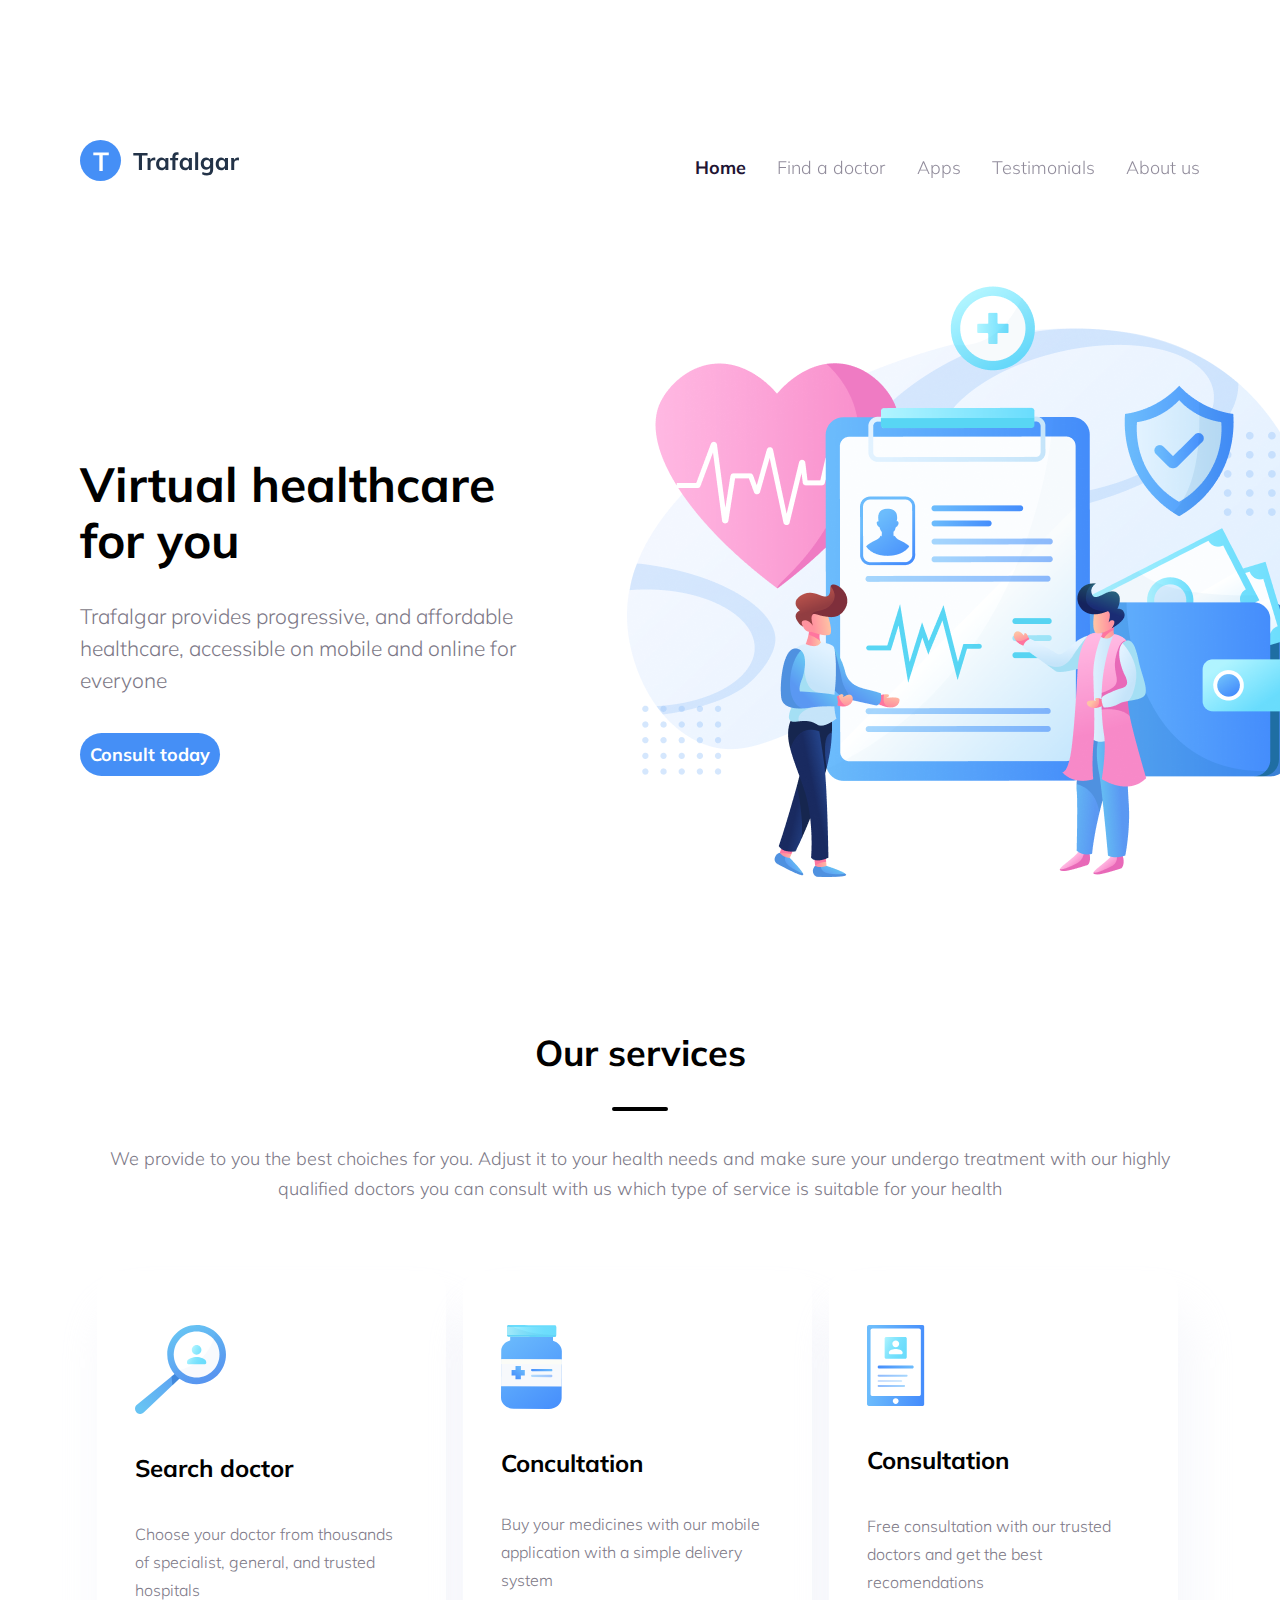
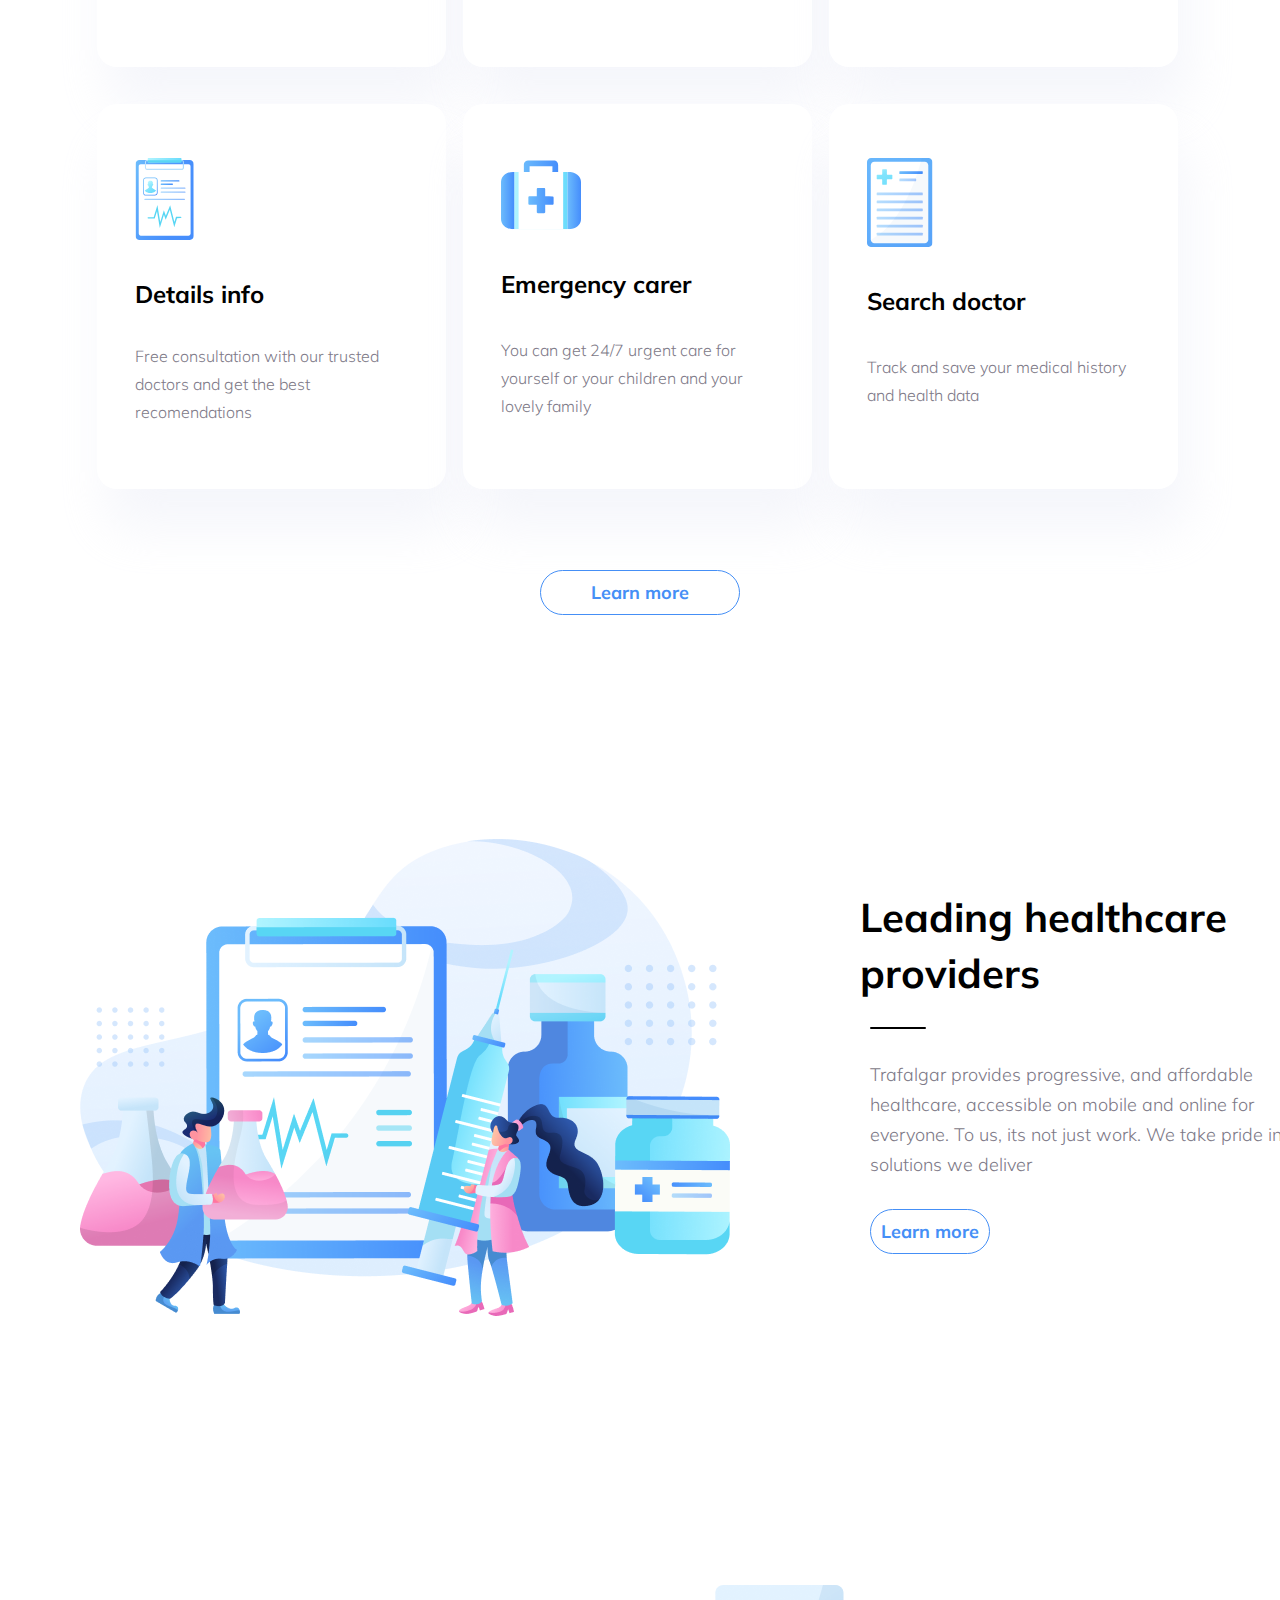
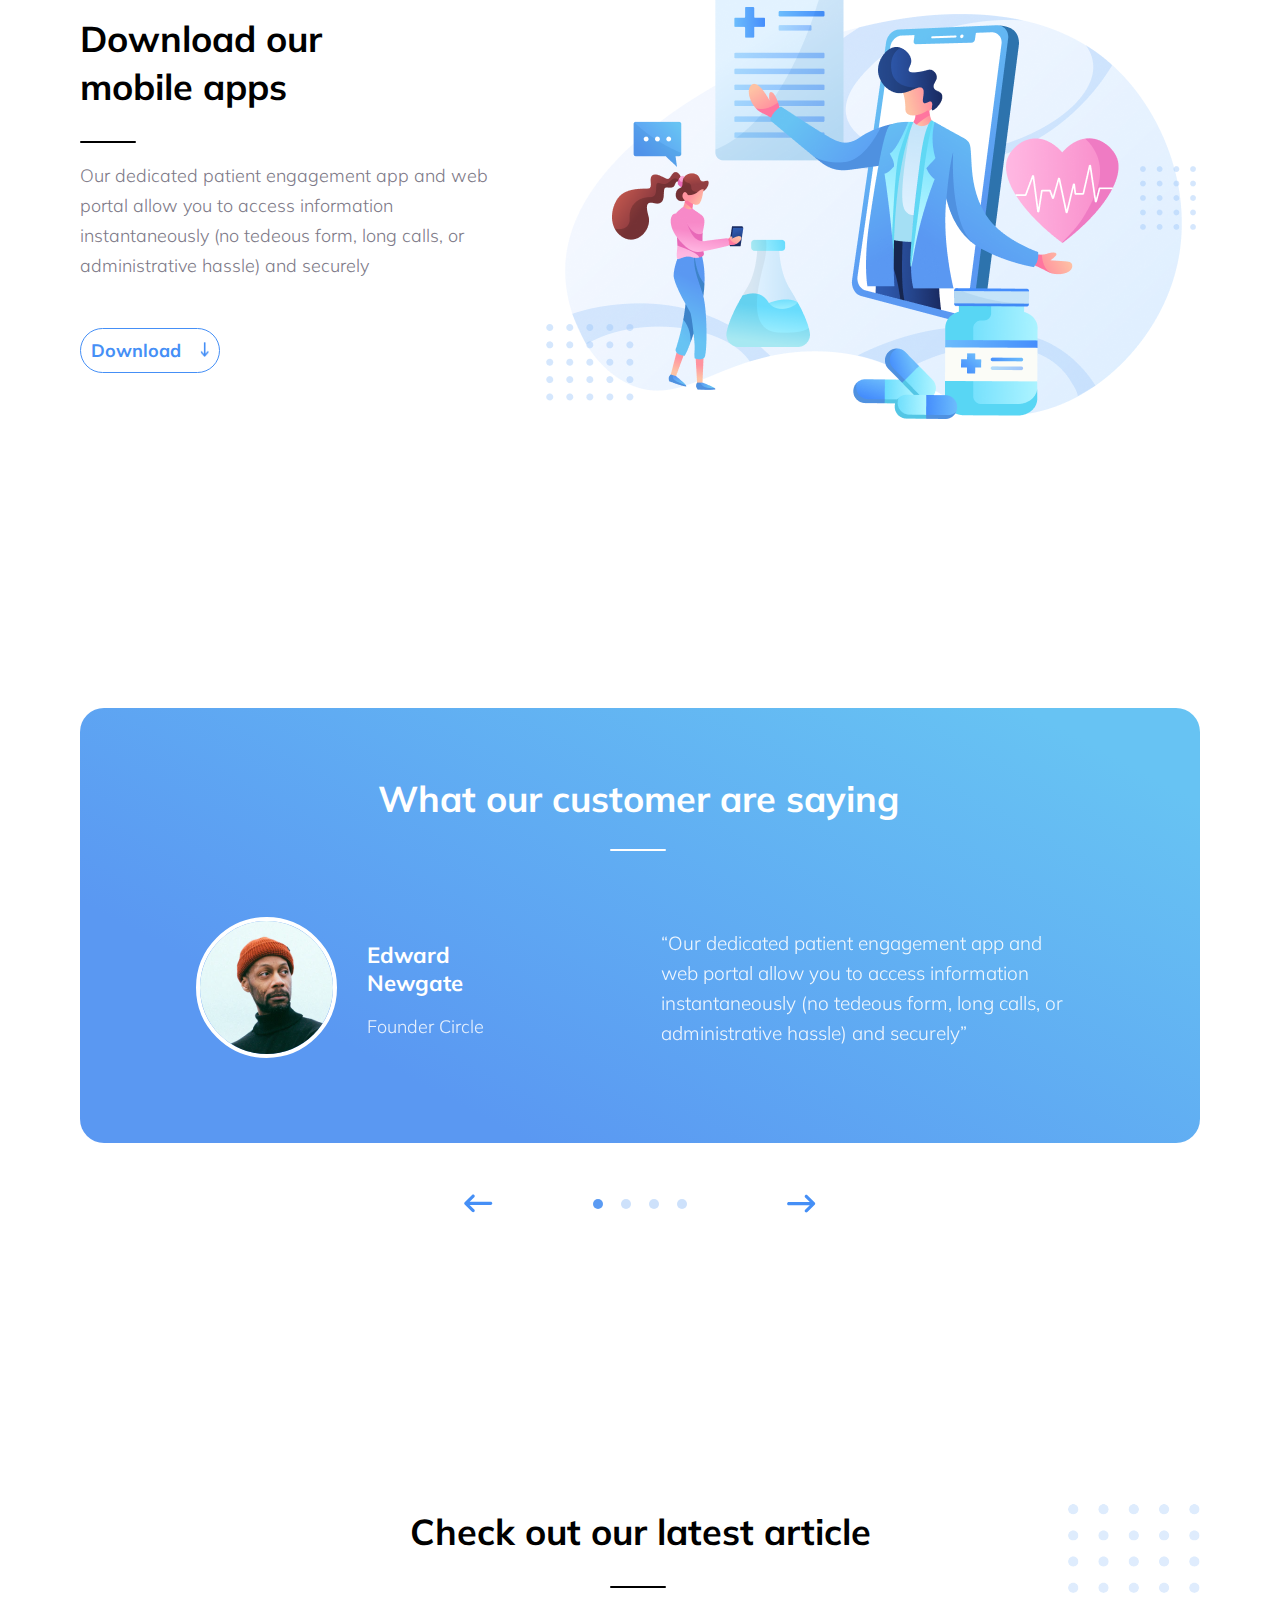
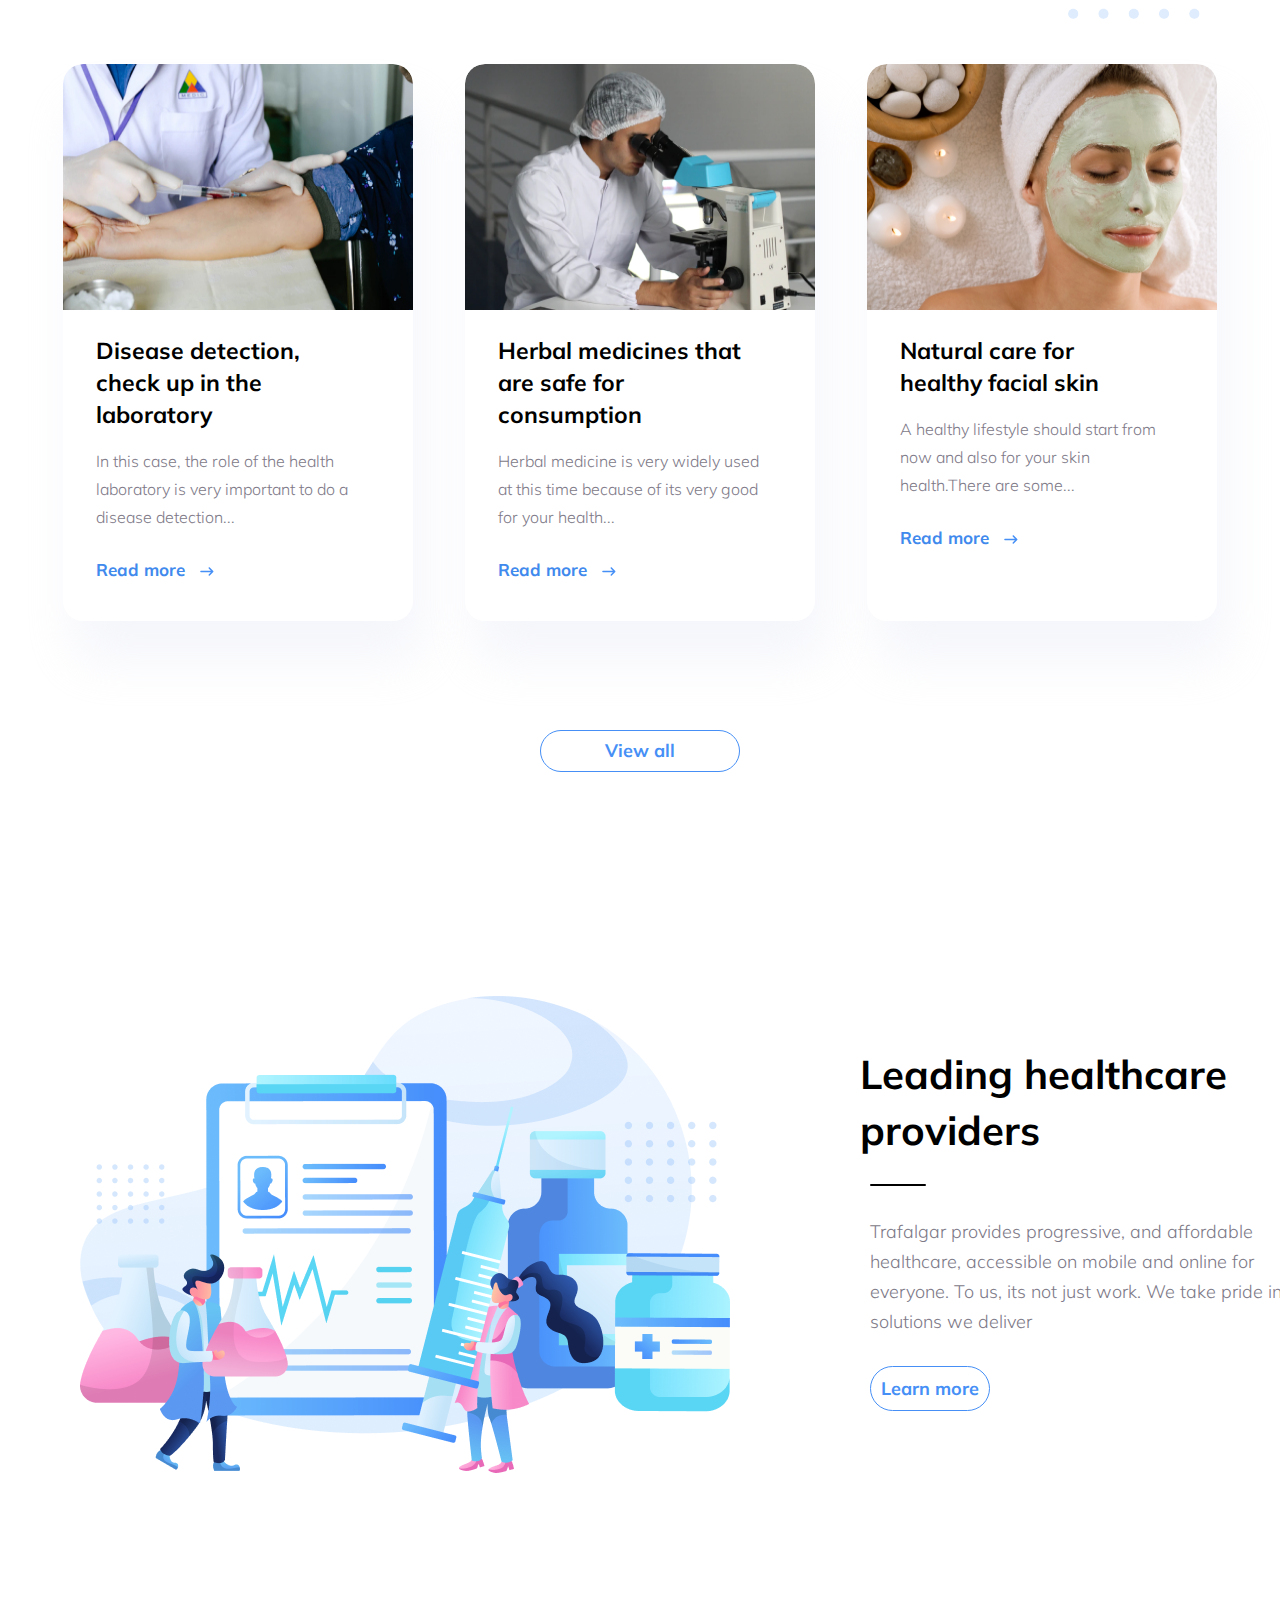
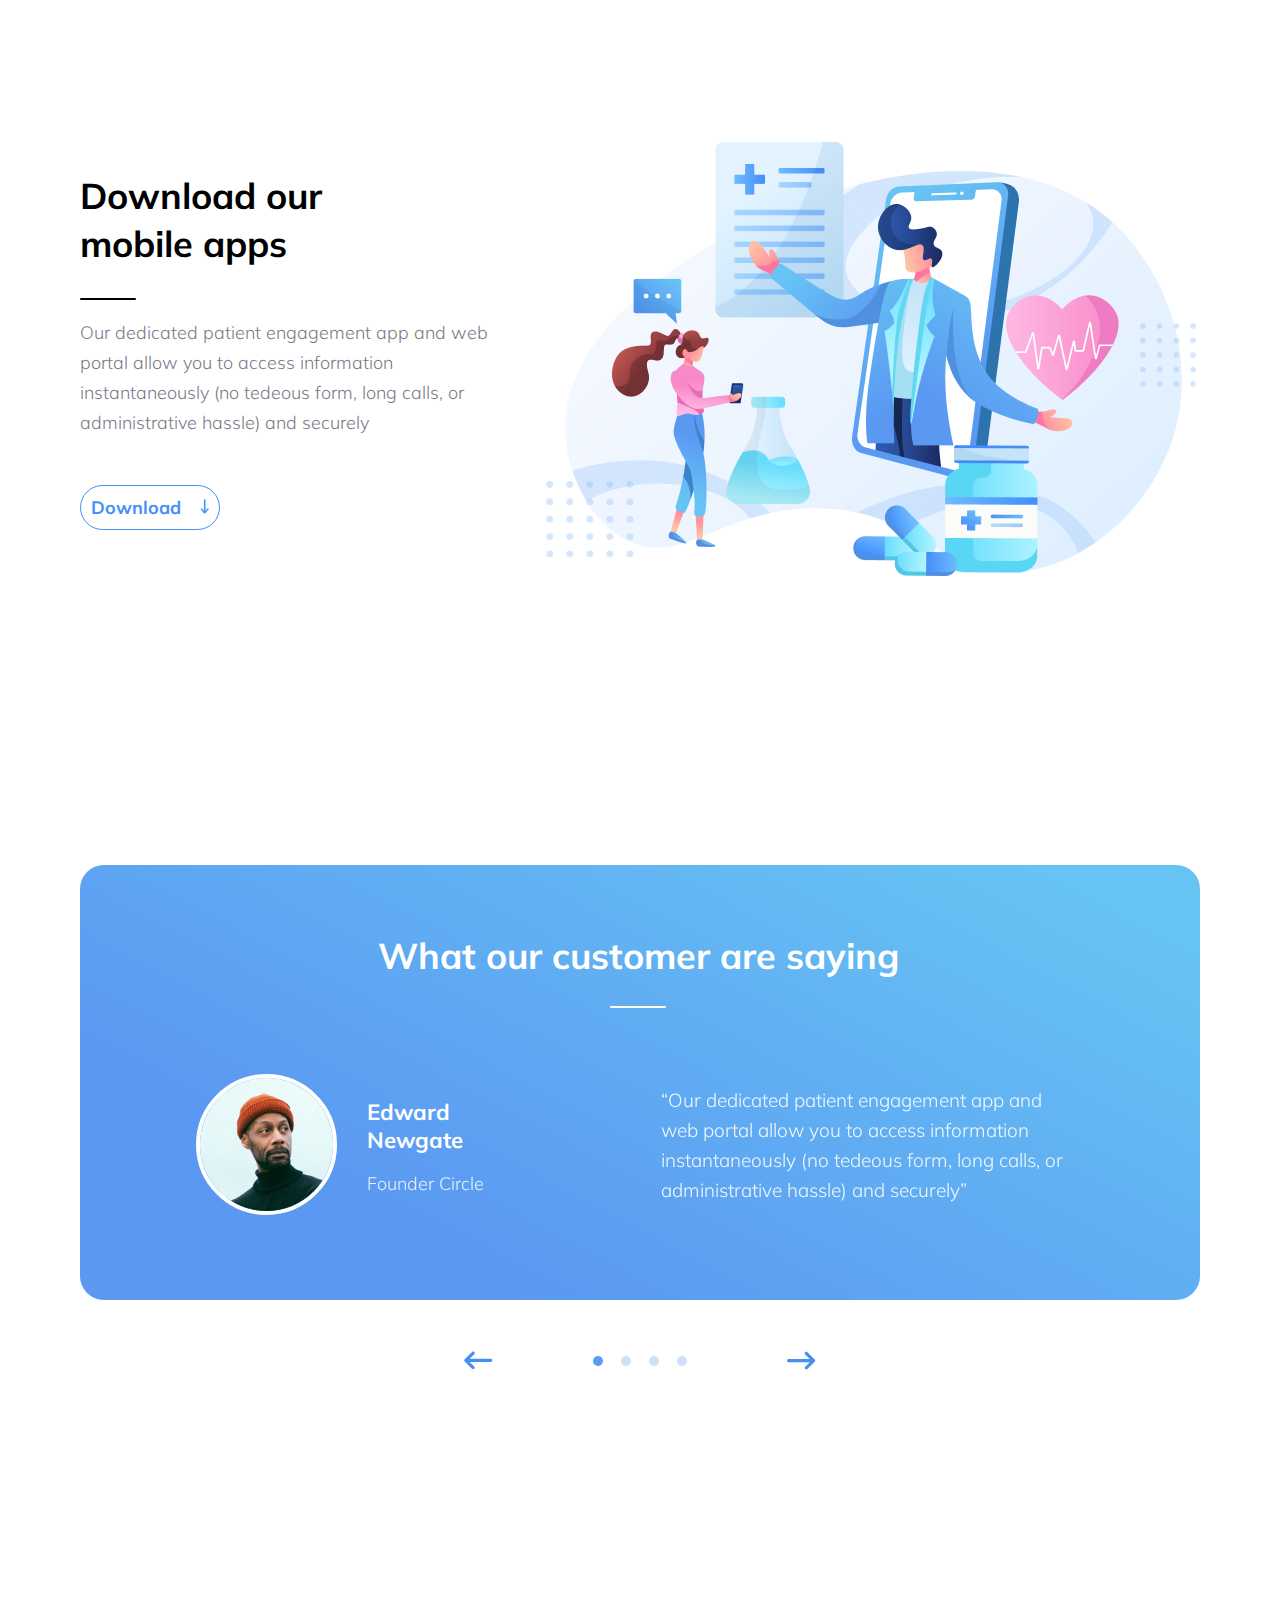
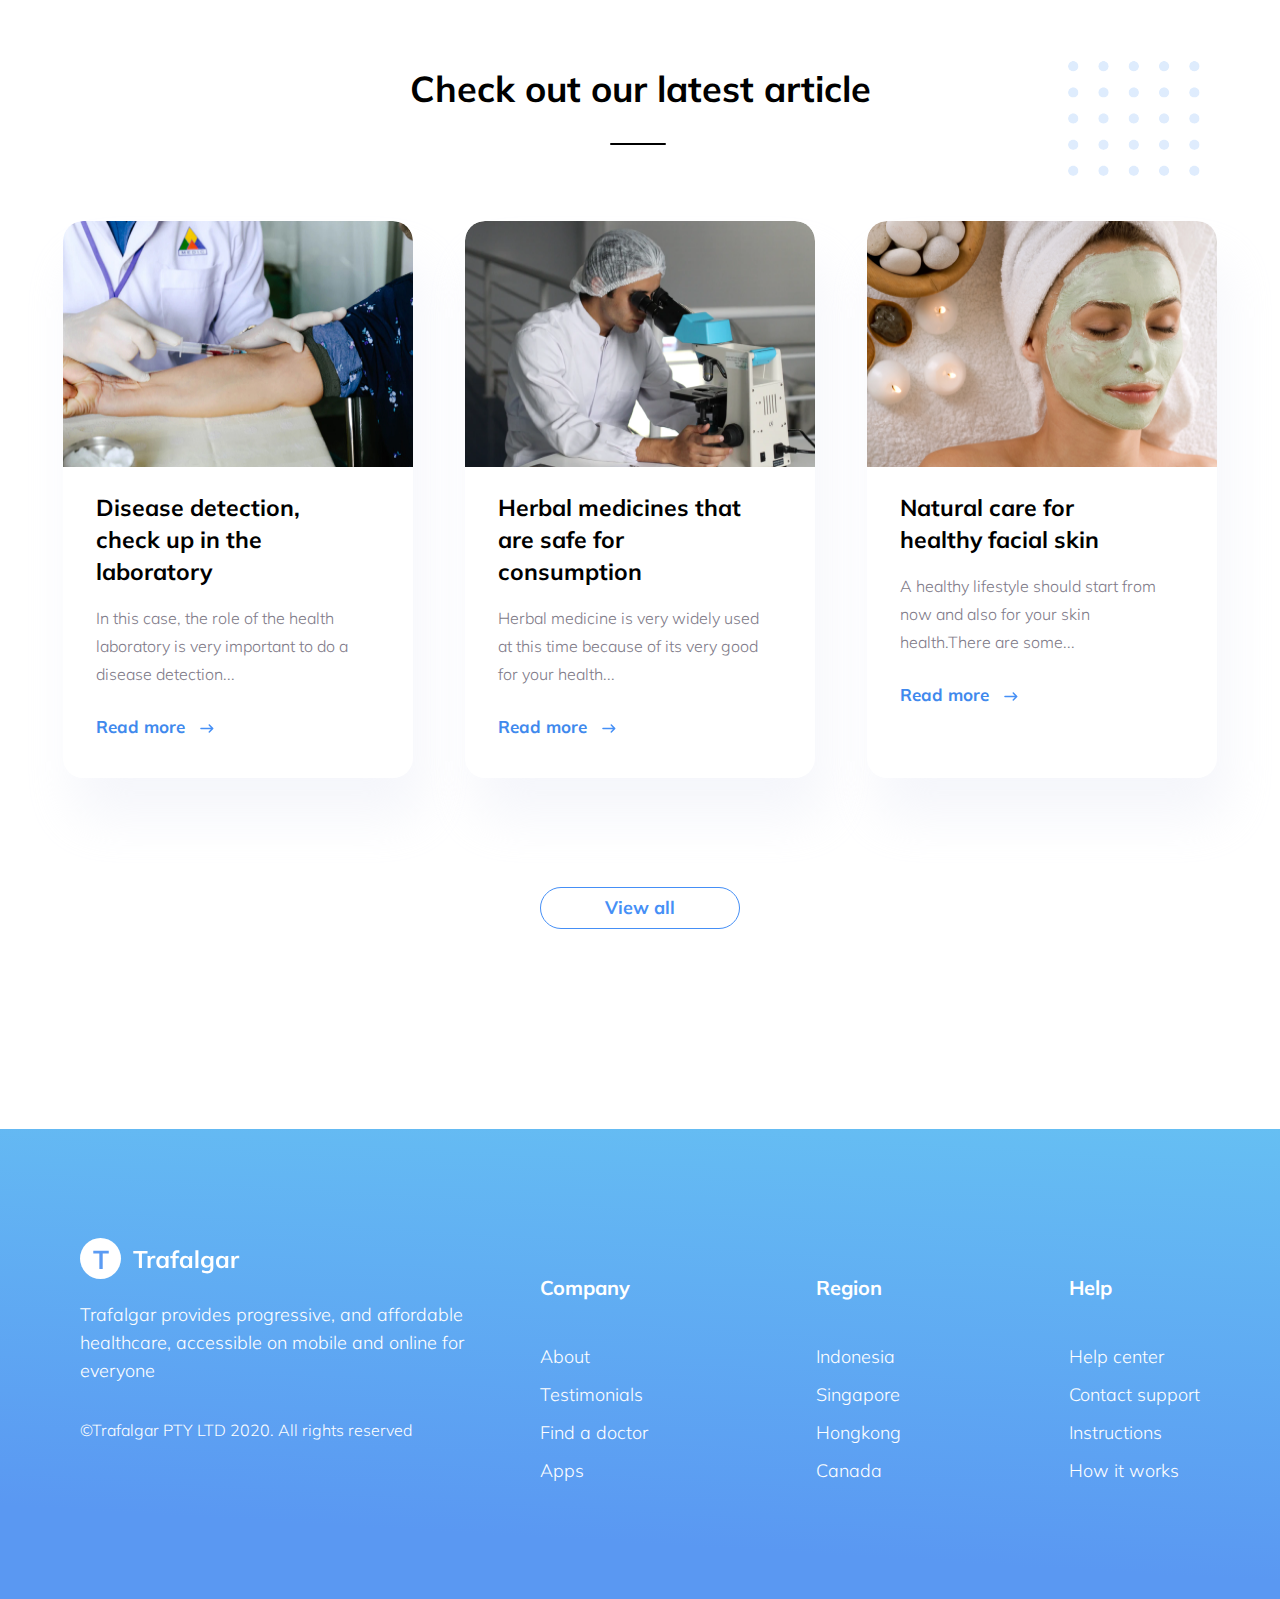
<file: index.html>
<!DOCTYPE html>
<html lang="en">
<head>
    <meta charset="UTF-8">
    <meta http-equiv="X-UA-Compatible" content="IE=edge">
    <meta name="viewport" content="width=device-width, initial-scale=1.0">
    <link rel="stylesheet" href="./css/main.css">
    <title>Dars-5</title>
</head>
<body>
    
    <header class="header">
        <div class="header-container container">
            <a class="header-link" href="#">
                <img class="header-logo" src="./images/logo.svg" alt="logo" width="160" height="41">
            </a>
            <!--Lists-->
            
            <ul class="header-list-traf">
                <li class="header-item-traf">
                    <a class="header-link-traf active-link" href="">Home</a>
                </li>
                <li class="header-item-traf">
                    <a class="header-link-traf" href="">Find a doctor</a>
                </li>
                <li class="header-item-traf">
                    <a class="header-link-traf" href="">Apps</a>
                </li>
                <li class="header-item-traf">
                    <a class="header-link-traf" href="">Testimonials</a>
                </li>
                <li class="header-item-traf">
                    <a class="header-link-traf" href="">About us</a>
                </li>
            </ul>
        </div>
    </header>
    
    <main>
        <section class="hero-class container">
            <div class="hero">
                <div class="hero-list-side">
                    
                    <h1 class="hero-heading">Virtual healthcare for you</h1>
                    
                    <p class="hero-text">Trafalgar provides progressive, and affordable healthcare, accessible on mobile and online for everyone</p>
                    
                    <a class="hero-link" href="#">Consult today</a>
                    
                </div>
                
                <div class="hero-right-side">
                    <img class="img-hero" src="./images/img.png" alt="img" width="693">
                </div>
            </div>
        </section>
        
        <section class="services">
            <div class="services-list container">
                
                <h2 class="services-heading">Our services<h2>
                    
                    <hr class="servisec-hr">  
                    
                    <p class="servisec-text">We provide to you the best choiches for you. Adjust it to your health needs and make sure your undergo treatment with our highly qualified doctors you can consult with us which type of service is suitable for your health</p>
                </div>
            </section>
            
            <section class="list-hero">
                <div class="hero-list container">
                    <!--Cards-->
                    <ul class="hero-list-items container">
                        <li class="list-item">
                            <img class="img-list" src="./images/lupa.svg" alt="lupa" width="91">
                            <h3 class="list-heading">Search doctor</h3>
                            <p class="list-text">Choose your doctor from thousands of specialist, general, and trusted hospitals</p>
                        </li>
                        <li class="list-item">
                            <img class="img-list" src="./images/bottle.svg" alt="lupa" width="61">
                            <h2 class="list-heading">Concultation</h2>
                            <p class="list-text">Buy  your medicines with our mobile application with a simple delivery system</p>
                        </li>
                        <li class="list-item">
                            <img class="img-list" src="./images/phone.svg" alt="lupa" width="58">
                            <h3 class="list-heading">Consultation</h3>
                            <p class="list-text">Free consultation with our trusted doctors and get the best recomendations</p>
                        </li>
                        <li class="list-item">
                            <img class="img-list" src="./images/ipad.svg" alt="lupa" width="59">
                            <h2 class="list-heading">Details info</h2>
                            <p class="list-text">Free consultation with our trusted doctors and get the best recomendations</p>
                        </li>
                        <li class="list-item">
                            <img class="img-list" src="./images/aptechka.svg" alt="lupa" width="80">
                            <h3 class="list-heading">Emergency carer</h3>
                            <p class="list-text">You can get 24/7 urgent care for yourself or your children and your lovely family</p>
                        </li>
                        <li class="list-item">
                            <img class="img-list" src="./images/book.svg" alt="lupa" width="66">
                            <h3 class="list-heading">Search doctor</h3>
                            <p class="list-text">Track and save your medical history and health data </p>
                        </li>  
                    </ul> 
                </div>
            </section>
            
            <section class="learn-more container">
                <div class="learn-button">
                    <a class="learn-link" href="#">Learn more</a>
                </div>
            </section>
            <section class="hero2 container">
                <div class="left-side">
                    <img src="./images/guys.png" alt="guys" width="650" height="477">
                </div>
                
                <div class="right-side">
                    <h2 class="right-side-heading">Leading healthcare providers</h2>
                    <hr class="right-side-hr">
                    <p class="right-side-text">Trafalgar provides progressive, and affordable healthcare, accessible on mobile and online for everyone. To us, its not just work. We take pride in the solutions we deliver</p>
                    <a class="right-side-link" href="#">Learn more</a>
                </div>
            </section>
            <!--Apps-->
            <section class="apps container">
                <div class="apps-left-side">
                    <h2 class="apps-heading">Download our mobile apps</h2>
                    <hr class="apps-hr">
                    <p class="apps-text">Our dedicated patient engagement app and web portal allow you to access information instantaneously (no tedeous form, long calls, or administrative hassle) and securely</p>
                    <a class="apps-link" href="#">Download
                        <img class="apps-img" src="./images/download.png" alt="download" width="9" height="15">
                    </a>
                </div>
                
                <div class="img-right-side">
                    <img src="./images/block.png" alt="block" width="665" height="434">
                </div>
            </section>  
            
            <section class="feedback container">
                <div class="container feedback-container">
                    <div class="feedback-top">
                        <h2 class="feedback-heading">What our customer are saying</h2>
                        
                        <span class="line feedback-line"></span>
                        
                        <div class="feedback-inner-box">
                            <div class="feedback-left">
                                <img class="feedback-img" src="./images/person.png" alt="person" width="141" height="141">
                                
                                <div class="feedback-inner-wrapper">
                                    <h3 class="feedback-person-name">Edward Newgate</h3>
                                    <p class="feedback-person-text">Founder Circle</p>
                                </div>
                            </div>
                            
                            <blockquote class="feedback-right-text">“Our dedicated patient engagement app and web portal allow you to access information instantaneously (no tedeous form, long calls, or administrative hassle) and securely” </blockquote>
                        </div>
                    </div>
                </div>
                
                <div class="feedback-bottom">
                    <img class="feedback-left-arrov" src="./images/left.svg" alt="left" width="29" height="19">
                    <ul class="feedback-bottom-list">
                        <li class="feedback-bottom-link main-link"></li>
                        <li class="feedback-bottom-link"></li>
                        <li class="feedback-bottom-link"></li>
                        <li class="feedback-bottom-link"></li>
                    </ul>
                    <img class="feedback-right-arrov" src="./images/right.svg" alt="left" width="29" height="19">
                </div>
            </section>
            
            <section class="check container">
                <div class="article">
                    <h2 class="article-heading">Check out our latest article</h2>
                    <span class="hr-line liniya"></span>
                    
                    <ul class="article-card container">
                        <li class="article-list">
                            <img class="article-img" src="./images/image1.jpg" alt="image1" width="369" height="246">
    
                            <div class="article-inner-wrappe">
                            <h3 class="article-heading-card">Disease detection, check up in the laboratory</h3>
                            <p class="article-text-card">In this case, the role of the health laboratory is very important to do a disease detection...</p>
                            <a class="article-button-link" href="#">Read more  
                                <img class="article-button-img" src="./images/right.svg" alt="borrow" width="14" height="9">
                            </a>
                            </div>
                        </li>
                        <li class="article-list">
                            <img class="article-img" src="./images/image2.png" alt="image1" width="360" height="246">
    
                            <div class="article-inner-wrappe">
                            <h3 class="article-heading-card">Herbal medicines that are safe for consumption</h3>
                            <p class="article-text-card">Herbal medicine is very widely used at this time because of its very good for your health...</p>
                            <a class="article-button-link" href="#">Read more  
                                <img class="article-button-img" src="./images/right.svg" alt="borrow" width="14" height="9">
                            </a>
                            </div>
                        </li>
                        <li class="article-list">
                            <img class="article-img" src="./images/image3.png" alt="image1" width="369" height="246">
    
                            <div class="article-inner-wrappe">
                            <h3 class="article-heading-card">Natural care for healthy facial skin</h3>
                            <p class="article-text-card">A healthy lifestyle should start from now and also for your skin health.There are some...</p>
                            <a class="article-button-link" href="#">Read more  
                                <img class="article-button-img" src="./images/right.svg" alt="borrow" width="14" height="9">
                            </a>
                            </div>
                            </li>
                          </li>  
                        </li>
                    </ul>
                    <div class="btn-article-link">
                        <a class="btn-link" href="#">View all</a>
                    </div>
                </div>
            </section>
    </main>
        <!--hero2-->
        <section class="hero2 container">
            <div class="left-side">
                <img src="./images/guys.png" alt="guys" width="650" height="477">
            </div>
            
            <div class="right-side">
                <h2 class="right-side-heading">Leading healthcare providers</h2>
                <hr class="right-side-hr">
                <p class="right-side-text">Trafalgar provides progressive, and affordable healthcare, accessible on mobile and online for everyone. To us, its not just work. We take pride in the solutions we deliver</p>
                <a class="right-side-link" href="#">Learn more</a>
            </div>
        </section>
        <!--Apps-->
        <section class="apps container">
            <div class="apps-left-side">
                <h2 class="apps-heading">Download our mobile apps</h2>
                <hr class="apps-hr">
                <p class="apps-text">Our dedicated patient engagement app and web portal allow you to access information instantaneously (no tedeous form, long calls, or administrative hassle) and securely</p>
                <a class="apps-link" href="#">Download
                    <img class="apps-img" src="./images/download.png" alt="download" width="9" height="15">
                </a>
            </div>
            
            <div class="img-right-side">
                <img src="./images/block.png" alt="block" width="665" height="434">
            </div>
        </section>  
        
        <section class="feedback container">
            <div class="container feedback-container">
                <div class="feedback-top">
                    <h2 class="feedback-heading">What our customer are saying</h2>
                    
                    <span class="line feedback-line"></span>
                    
                    <div class="feedback-inner-box">
                        <div class="feedback-left">
                            <img class="feedback-img" src="./images/person.png" alt="person" width="141" height="141">
                            
                            <div class="feedback-inner-wrapper">
                                <h3 class="feedback-person-name">Edward Newgate</h3>
                                <p class="feedback-person-text">Founder Circle</p>
                            </div>
                        </div>
                        
                        <blockquote class="feedback-right-text">“Our dedicated patient engagement app and web portal allow you to access information instantaneously (no tedeous form, long calls, or administrative hassle) and securely” </blockquote>
                    </div>
                </div>
            </div>
            
            <div class="feedback-bottom">
                <img class="feedback-left-arrov" src="./images/left.svg" alt="left" width="29" height="19">
                <ul class="feedback-bottom-list">
                    <li class="feedback-bottom-link main-link"></li>
                    <li class="feedback-bottom-link"></li>
                    <li class="feedback-bottom-link"></li>
                    <li class="feedback-bottom-link"></li>
                </ul>
                <img class="feedback-right-arrov" src="./images/right.svg" alt="left" width="29" height="19">
            </div>
        </section>
        
        <section class="check container">
            <div class="article">
                <h2 class="article-heading">Check out our latest article</h2>
                <span class="hr-line liniya"></span>
                
                <ul class="article-card container">
                    <li class="article-list">
                        <img class="article-img" src="./images/image1.jpg" alt="image1" width="369" height="246">

                        <div class="article-inner-wrappe">
                        <h3 class="article-heading-card">Disease detection, check up in the laboratory</h3>
                        <p class="article-text-card">In this case, the role of the health laboratory is very important to do a disease detection...</p>
                        <a class="article-button-link" href="#">Read more  
                            <img class="article-button-img" src="./images/right.svg" alt="borrow" width="14" height="9">
                        </a>
                        </div>
                    </li>
                    <li class="article-list">
                        <img class="article-img" src="./images/image2.png" alt="image1" width="360" height="246">

                        <div class="article-inner-wrappe">
                        <h3 class="article-heading-card">Herbal medicines that are safe for consumption</h3>
                        <p class="article-text-card">Herbal medicine is very widely used at this time because of its very good for your health...</p>
                        <a class="article-button-link" href="#">Read more  
                            <img class="article-button-img" src="./images/right.svg" alt="borrow" width="14" height="9">
                        </a>
                        </div>
                    </li>
                    <li class="article-list">
                        <img class="article-img" src="./images/image3.png" alt="image1" width="369" height="246">

                        <div class="article-inner-wrappe">
                        <h3 class="article-heading-card">Natural care for healthy facial skin</h3>
                        <p class="article-text-card">A healthy lifestyle should start from now and also for your skin health.There are some...</p>
                        <a class="article-button-link" href="#">Read more  
                            <img class="article-button-img" src="./images/right.svg" alt="borrow" width="14" height="9">
                        </a>
                        </div>
                        </li>
                      </li>  
                    </li>
                </ul>
                <div class="btn-article-link">
                    <a class="btn-link" href="#">View all</a>
                </div>
            </div>
        </section>
        
        <footer class="footer">
            <div class="foot-container container">
                <div class="traf-foot-left-side">
                    <a class="foot-link" href="#">
                        <img class="foot-img" src="./images/traf-fut.svg" alt="traf-img" width="160" height="41">
                    </a>
                    
                    <p class="traf-foot-text">Trafalgar provides progressive, and affordable healthcare, accessible on mobile and online for everyone</p>
                    
                    <p class="traf-foot-text-2">©Trafalgar PTY LTD 2020. All rights reserved</p>
                </div>

                <ul class="footer-right">
                    <li class="footer-right-item">
                        <h3 class="footer-right-heading">
                            Company
                        </h3>
                        <ul class="footer-right-list">
                            <li class="footer-right-item">
                                <a class="footer-right-link" href="#">
                                    About
                                </a>
                            </li>
                            <li class="footer-right-item">
                                <a class="footer-right-link" href="#">
                                    Testimonials
                                </a>
                            </li>
                            <li class="footer-right-item">
                                <a class="footer-right-link" href="#">
                                    Find a doctor
                                </a>
                            </li>
                            <li class="footer-right-item">
                                <a class="footer-right-link" href="#">
                                    Apps
                                </a>
                            </li>
                        </ul>
                    </li>
                    <li class="footer-right-item">
                        <h3 class="footer-right-heading">
                            Region
                        </h3>
                        <ul class="footer-right-list">
                            <li class="footer-right-item">
                                <a class="footer-right-link" href="#">
                                    Indonesia
                                </a>
                            </li>
                            <li class="footer-right-item">
                                <a class="footer-right-link" href="#">
                                    Singapore
                                </a>
                            </li>
                            <li class="footer-right-item">
                                <a class="footer-right-link" href="#">
                                    Hongkong
                                </a>
                            </li>
                            <li class="footer-right-item">
                                <a class="footer-right-link" href="#">
                                    Canada
                                </a>
                            </li>
                        </ul>
                    </li>
                    <li class="footer-right-item">
                        <h3 class="footer-right-heading">
                            Help
                        </h3>
                        <ul class="footer-right-list">
                            <li class="footer-right-item">
                                <a class="footer-right-link" href="#">
                                    Help center
                                </a>
                            </li>
                            <li class="footer-right-item">
                                <a class="footer-right-link" href="#">
                                    Contact support
                                </a>
                            </li>
                            <li class="footer-right-item">
                                <a class="footer-right-link" href="#">
                                    Instructions
                                </a>
                            </li>
                            <li class="footer-right-item">
                                <a class="footer-right-link" href="#">
                                    How it works
                                </a>
                            </li>
                        </ul>
                    </li>
                </ul>
            </div>
        </div>
        </footer>
    
    
    
</body>
</html>
</file>
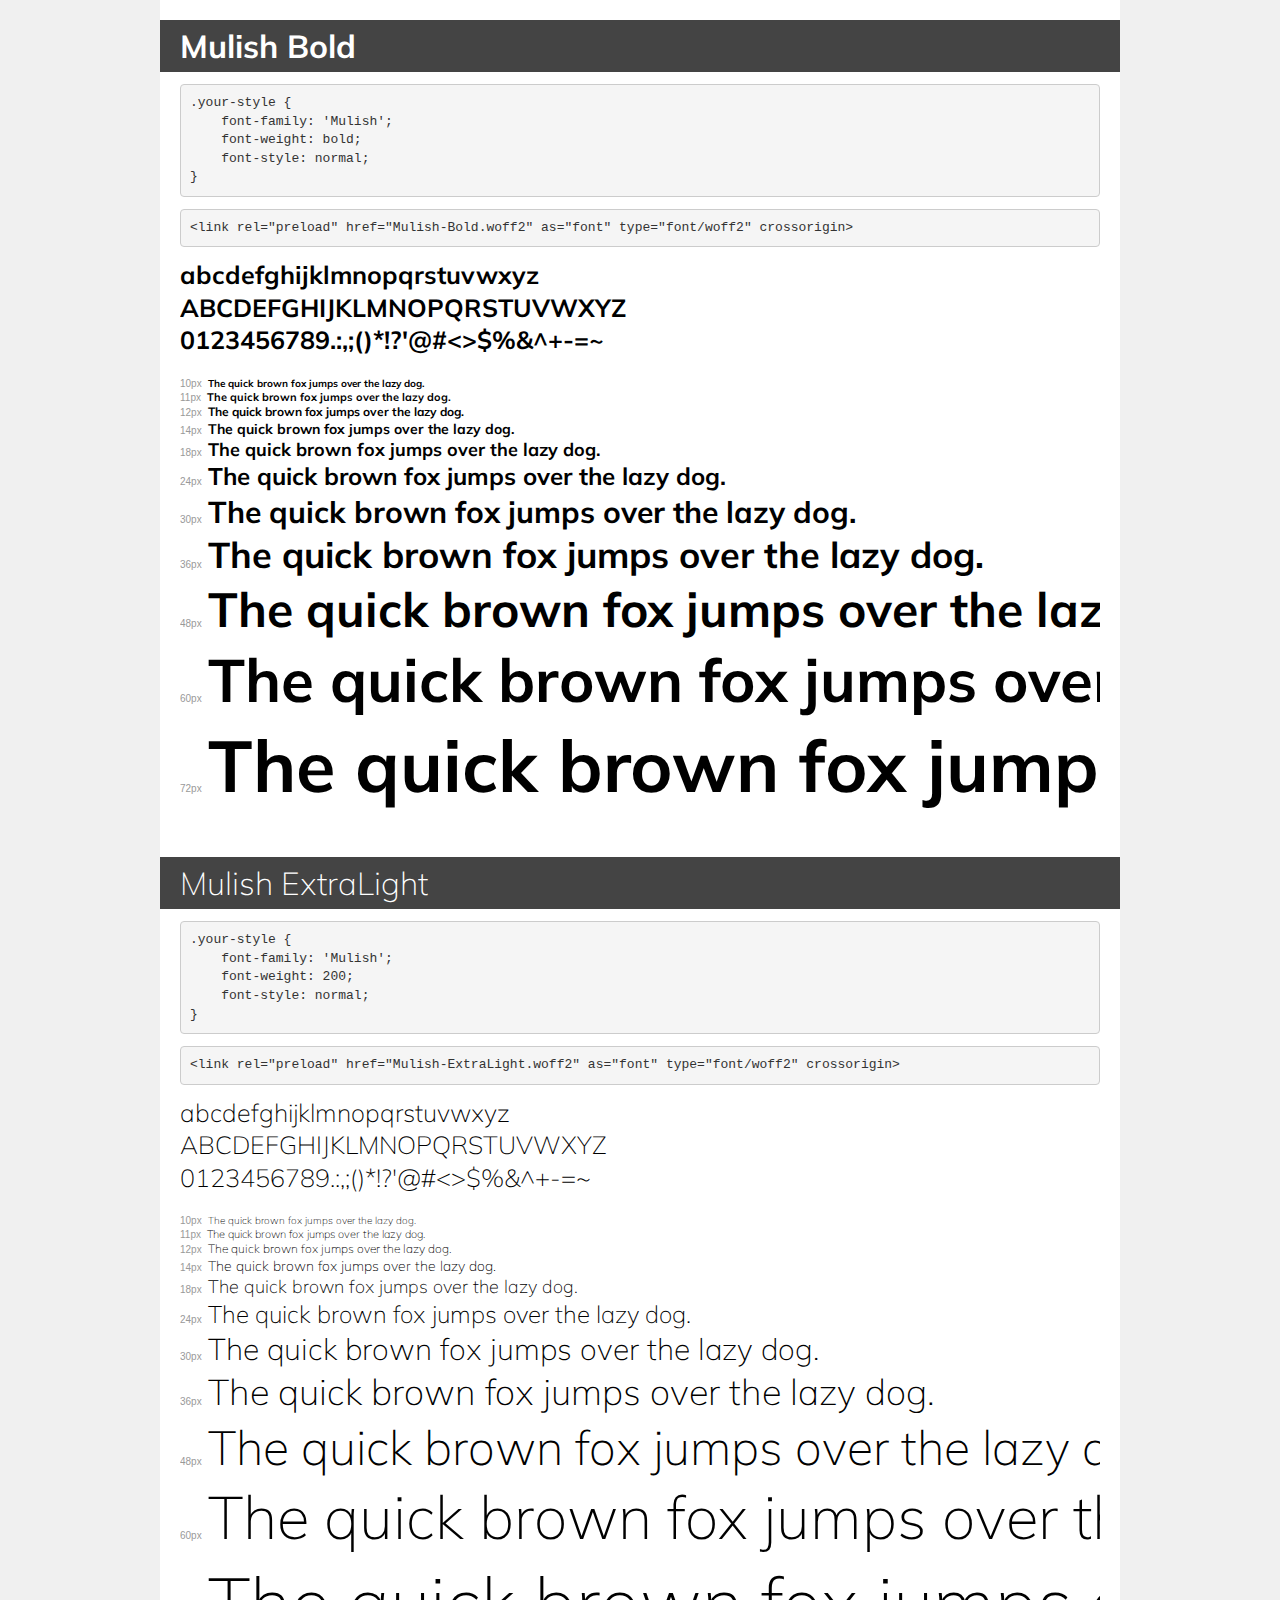
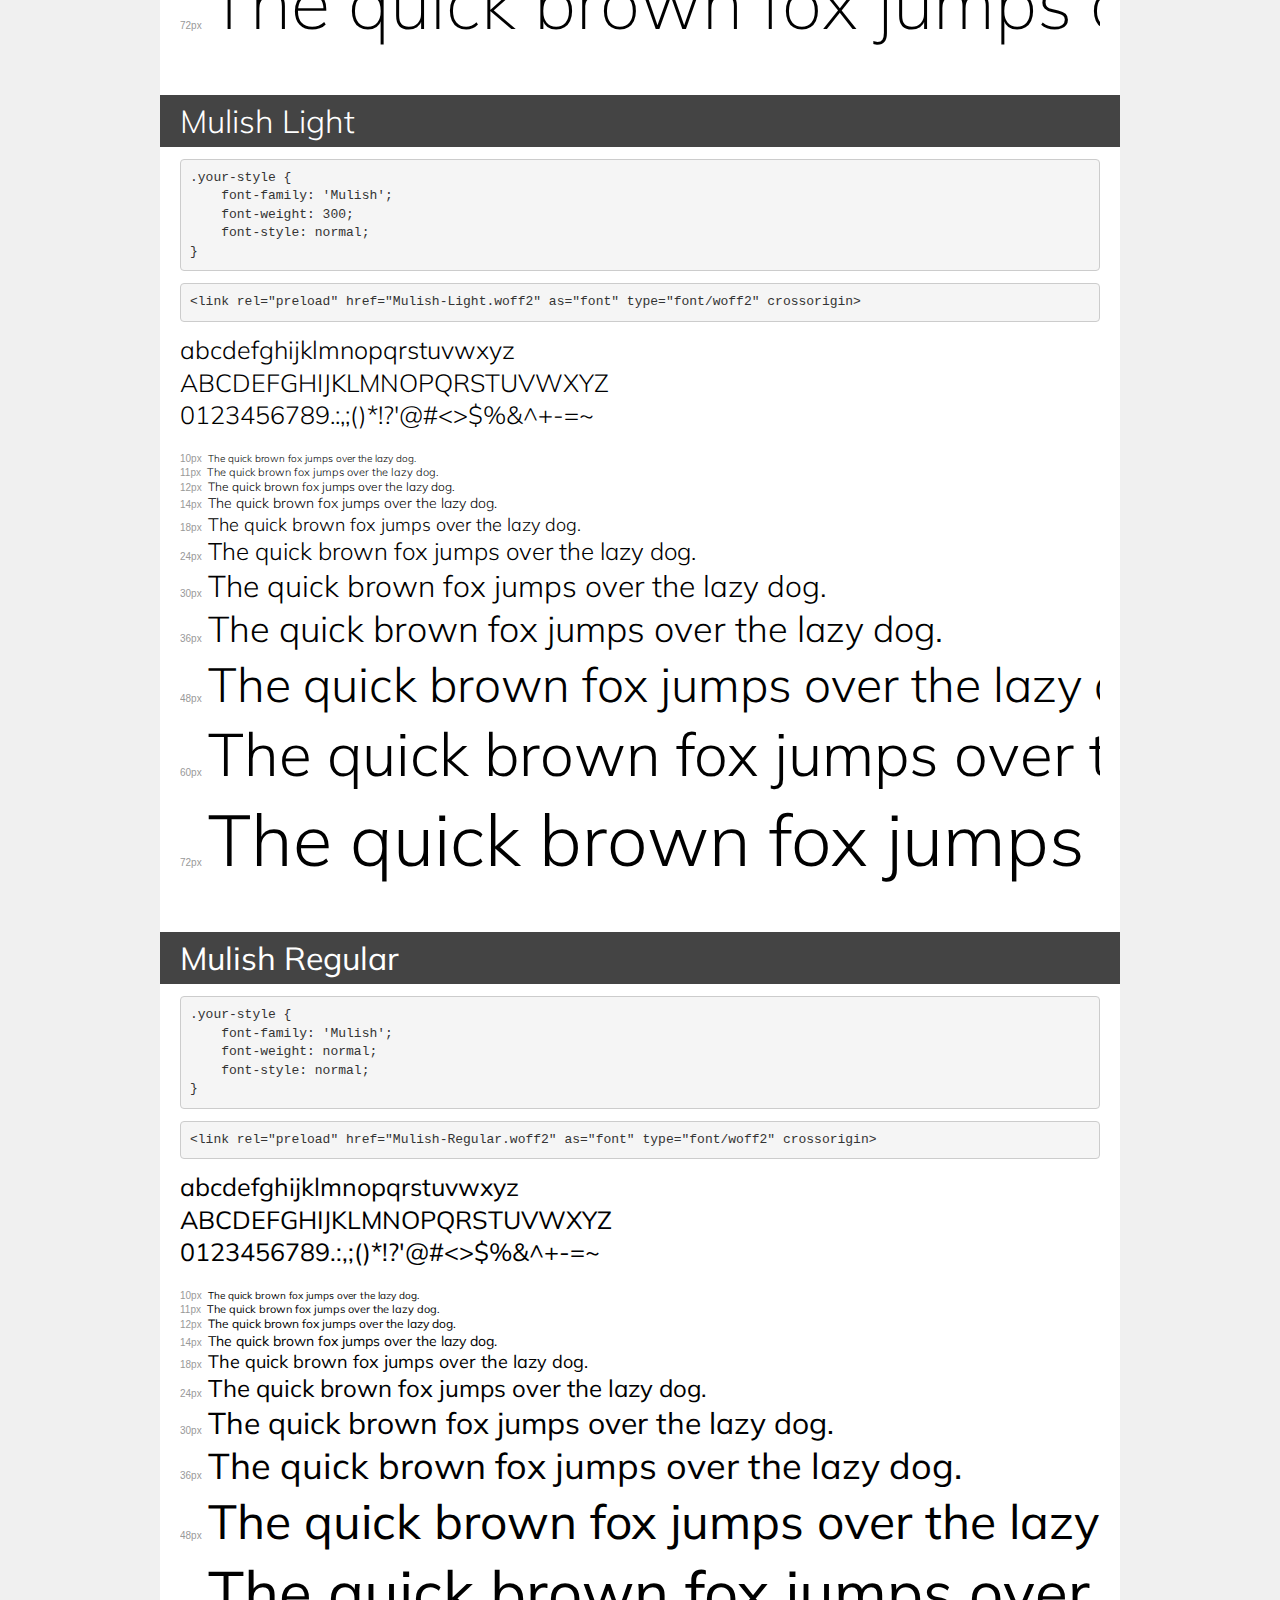
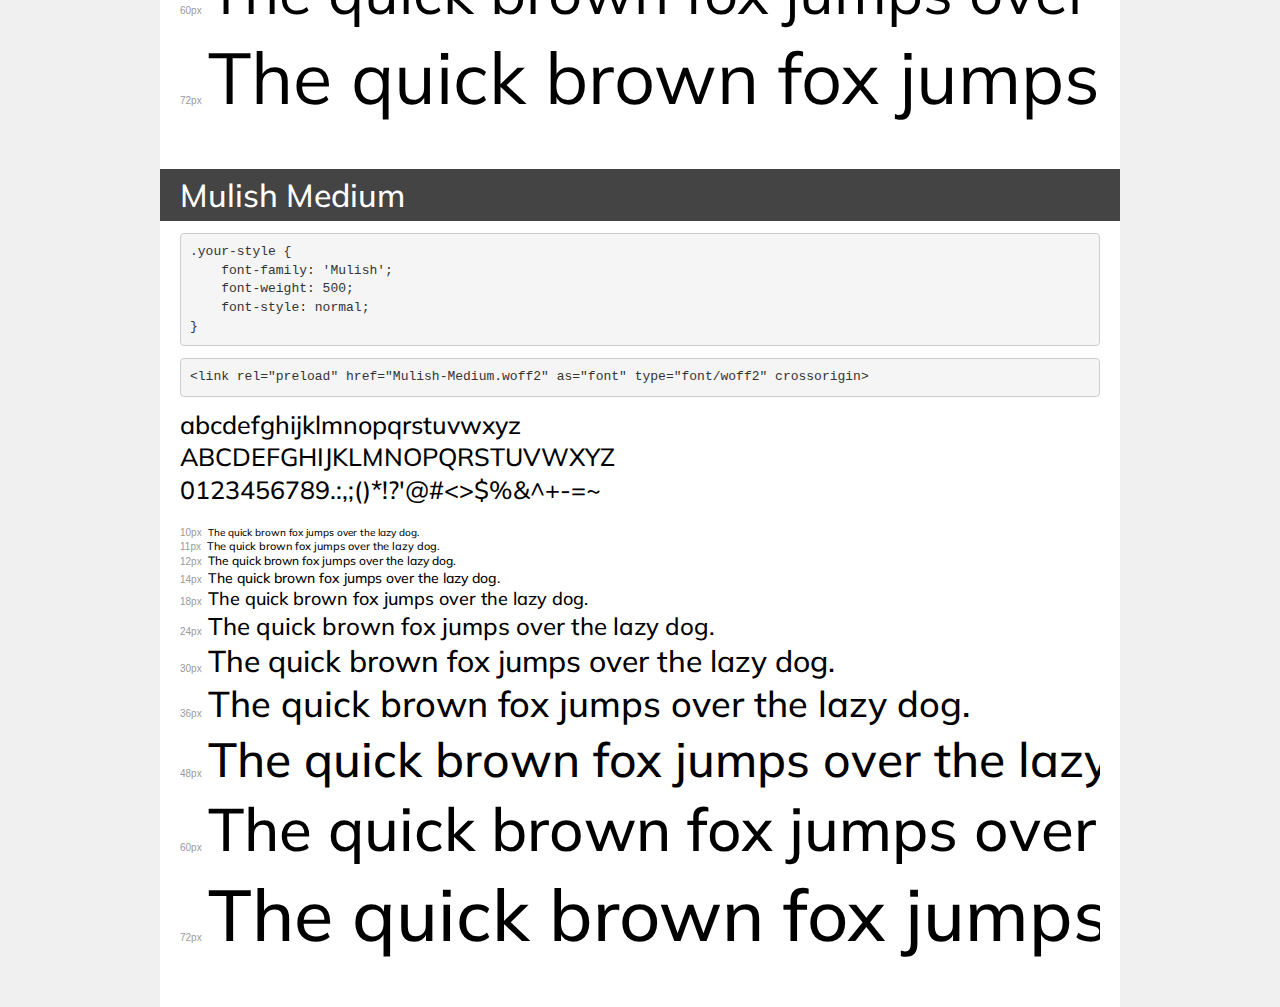
<file: fonts/demo.html>
<!DOCTYPE html>
<html lang="en">
<head>
    <meta charset="utf-8">
    <meta http-equiv="X-UA-Compatible" content="IE=edge">
    <meta name="viewport" content="width=device-width, initial-scale=1">
    <meta name="robots" content="noindex, noarchive">
    <meta name="format-detection" content="telephone=no">
    <title>Transfonter demo</title>
    <link href="stylesheet.css" rel="stylesheet">
    <style>
        /*
        http://meyerweb.com/eric/tools/css/reset/
        v2.0 | 20110126
        License: none (public domain)
        */
        html, body, div, span, applet, object, iframe,
        h1, h2, h3, h4, h5, h6, p, blockquote, pre,
        a, abbr, acronym, address, big, cite, code,
        del, dfn, em, img, ins, kbd, q, s, samp,
        small, strike, strong, sub, sup, tt, var,
        b, u, i, center,
        dl, dt, dd, ol, ul, li,
        fieldset, form, label, legend,
        table, caption, tbody, tfoot, thead, tr, th, td,
        article, aside, canvas, details, embed,
        figure, figcaption, footer, header, hgroup,
        menu, nav, output, ruby, section, summary,
        time, mark, audio, video {
            margin: 0;
            padding: 0;
            border: 0;
            font-size: 100%;
            font: inherit;
            vertical-align: baseline;
        }
        /* HTML5 display-role reset for older browsers */
        article, aside, details, figcaption, figure,
        footer, header, hgroup, menu, nav, section {
            display: block;
        }
        body {
            line-height: 1;
        }
        ol, ul {
            list-style: none;
        }
        blockquote, q {
            quotes: none;
        }
        blockquote:before, blockquote:after,
        q:before, q:after {
            content: '';
            content: none;
        }
        table {
            border-collapse: collapse;
            border-spacing: 0;
        }
        /* demo styles */
        body {
            background: #f0f0f0;
            color: #000;
        }
        .page {
            background: #fff;
            width: 920px;
            margin: 0 auto;
            padding: 20px 20px 0 20px;
            overflow: hidden;
        }
        .font-container {
            overflow-x: auto;
            overflow-y: hidden;
            margin-bottom: 40px;
            line-height: 1.3;
            white-space: nowrap;
            padding-bottom: 5px;
        }
        h1 {
            position: relative;
            background: #444;
            font-size: 32px;
            color: #fff;
            padding: 10px 20px;
            margin: 0 -20px 12px -20px;
        }
        .letters {
            font-size: 25px;
            margin-bottom: 20px;
        }
        .s10:before {
            content: '10px';
        }
        .s11:before {
            content: '11px';
        }
        .s12:before {
            content: '12px';
        }
        .s14:before {
            content: '14px';
        }
        .s18:before {
            content: '18px';
        }
        .s24:before {
            content: '24px';
        }
        .s30:before {
            content: '30px';
        }
        .s36:before {
            content: '36px';
        }
        .s48:before {
            content: '48px';
        }
        .s60:before {
            content: '60px';
        }
        .s72:before {
            content: '72px';
        }
        .s10:before, .s11:before, .s12:before, .s14:before,
        .s18:before, .s24:before, .s30:before, .s36:before,
        .s48:before, .s60:before, .s72:before {
            font-family: Arial, sans-serif;
            font-size: 10px;
            font-weight: normal;
            font-style: normal;
            color: #999;
            padding-right: 6px;
        }
        pre {
            display: block;
            padding: 9px;
            margin: 0 0 12px;
            font-family: Monaco, Menlo, Consolas, "Courier New", monospace;
            font-size: 13px;
            line-height: 1.428571429;
            color: #333;
            font-weight: normal;
            font-style: normal;
            background-color: #f5f5f5;
            border: 1px solid #ccc;
            overflow-x: auto;
            border-radius: 4px;
        }
        /* responsive */
        @media (max-width: 959px) {
            .page {
                width: auto;
                margin: 0;
            }
        }
    </style>
</head>
<body>
<div class="page">
    <div class="demo">
        <h1 style="font-family: 'Mulish'; font-weight: bold; font-style: normal;">Mulish Bold</h1>
        <pre title="Usage">.your-style {
    font-family: 'Mulish';
    font-weight: bold;
    font-style: normal;
}</pre>
        <pre title="Preload (optional)">
&lt;link rel=&quot;preload&quot; href=&quot;Mulish-Bold.woff2&quot; as=&quot;font&quot; type=&quot;font/woff2&quot; crossorigin&gt;</pre>
        <div class="font-container" style="font-family: 'Mulish'; font-weight: bold; font-style: normal;">
            <p class="letters">
                abcdefghijklmnopqrstuvwxyz<br>
ABCDEFGHIJKLMNOPQRSTUVWXYZ<br>
                0123456789.:,;()*!?'@#&lt;&gt;$%&^+-=~
            </p>
            <p class="s10" style="font-size: 10px;">The quick brown fox jumps over the lazy dog.</p>
            <p class="s11" style="font-size: 11px;">The quick brown fox jumps over the lazy dog.</p>
            <p class="s12" style="font-size: 12px;">The quick brown fox jumps over the lazy dog.</p>
            <p class="s14" style="font-size: 14px;">The quick brown fox jumps over the lazy dog.</p>
            <p class="s18" style="font-size: 18px;">The quick brown fox jumps over the lazy dog.</p>
            <p class="s24" style="font-size: 24px;">The quick brown fox jumps over the lazy dog.</p>
            <p class="s30" style="font-size: 30px;">The quick brown fox jumps over the lazy dog.</p>
            <p class="s36" style="font-size: 36px;">The quick brown fox jumps over the lazy dog.</p>
            <p class="s48" style="font-size: 48px;">The quick brown fox jumps over the lazy dog.</p>
            <p class="s60" style="font-size: 60px;">The quick brown fox jumps over the lazy dog.</p>
            <p class="s72" style="font-size: 72px;">The quick brown fox jumps over the lazy dog.</p>
        </div>
    </div>

    <div class="demo">
        <h1 style="font-family: 'Mulish'; font-weight: 200; font-style: normal;">Mulish ExtraLight</h1>
        <pre title="Usage">.your-style {
    font-family: 'Mulish';
    font-weight: 200;
    font-style: normal;
}</pre>
        <pre title="Preload (optional)">
&lt;link rel=&quot;preload&quot; href=&quot;Mulish-ExtraLight.woff2&quot; as=&quot;font&quot; type=&quot;font/woff2&quot; crossorigin&gt;</pre>
        <div class="font-container" style="font-family: 'Mulish'; font-weight: 200; font-style: normal;">
            <p class="letters">
                abcdefghijklmnopqrstuvwxyz<br>
ABCDEFGHIJKLMNOPQRSTUVWXYZ<br>
                0123456789.:,;()*!?'@#&lt;&gt;$%&^+-=~
            </p>
            <p class="s10" style="font-size: 10px;">The quick brown fox jumps over the lazy dog.</p>
            <p class="s11" style="font-size: 11px;">The quick brown fox jumps over the lazy dog.</p>
            <p class="s12" style="font-size: 12px;">The quick brown fox jumps over the lazy dog.</p>
            <p class="s14" style="font-size: 14px;">The quick brown fox jumps over the lazy dog.</p>
            <p class="s18" style="font-size: 18px;">The quick brown fox jumps over the lazy dog.</p>
            <p class="s24" style="font-size: 24px;">The quick brown fox jumps over the lazy dog.</p>
            <p class="s30" style="font-size: 30px;">The quick brown fox jumps over the lazy dog.</p>
            <p class="s36" style="font-size: 36px;">The quick brown fox jumps over the lazy dog.</p>
            <p class="s48" style="font-size: 48px;">The quick brown fox jumps over the lazy dog.</p>
            <p class="s60" style="font-size: 60px;">The quick brown fox jumps over the lazy dog.</p>
            <p class="s72" style="font-size: 72px;">The quick brown fox jumps over the lazy dog.</p>
        </div>
    </div>

    <div class="demo">
        <h1 style="font-family: 'Mulish'; font-weight: 300; font-style: normal;">Mulish Light</h1>
        <pre title="Usage">.your-style {
    font-family: 'Mulish';
    font-weight: 300;
    font-style: normal;
}</pre>
        <pre title="Preload (optional)">
&lt;link rel=&quot;preload&quot; href=&quot;Mulish-Light.woff2&quot; as=&quot;font&quot; type=&quot;font/woff2&quot; crossorigin&gt;</pre>
        <div class="font-container" style="font-family: 'Mulish'; font-weight: 300; font-style: normal;">
            <p class="letters">
                abcdefghijklmnopqrstuvwxyz<br>
ABCDEFGHIJKLMNOPQRSTUVWXYZ<br>
                0123456789.:,;()*!?'@#&lt;&gt;$%&^+-=~
            </p>
            <p class="s10" style="font-size: 10px;">The quick brown fox jumps over the lazy dog.</p>
            <p class="s11" style="font-size: 11px;">The quick brown fox jumps over the lazy dog.</p>
            <p class="s12" style="font-size: 12px;">The quick brown fox jumps over the lazy dog.</p>
            <p class="s14" style="font-size: 14px;">The quick brown fox jumps over the lazy dog.</p>
            <p class="s18" style="font-size: 18px;">The quick brown fox jumps over the lazy dog.</p>
            <p class="s24" style="font-size: 24px;">The quick brown fox jumps over the lazy dog.</p>
            <p class="s30" style="font-size: 30px;">The quick brown fox jumps over the lazy dog.</p>
            <p class="s36" style="font-size: 36px;">The quick brown fox jumps over the lazy dog.</p>
            <p class="s48" style="font-size: 48px;">The quick brown fox jumps over the lazy dog.</p>
            <p class="s60" style="font-size: 60px;">The quick brown fox jumps over the lazy dog.</p>
            <p class="s72" style="font-size: 72px;">The quick brown fox jumps over the lazy dog.</p>
        </div>
    </div>

    <div class="demo">
        <h1 style="font-family: 'Mulish'; font-weight: normal; font-style: normal;">Mulish Regular</h1>
        <pre title="Usage">.your-style {
    font-family: 'Mulish';
    font-weight: normal;
    font-style: normal;
}</pre>
        <pre title="Preload (optional)">
&lt;link rel=&quot;preload&quot; href=&quot;Mulish-Regular.woff2&quot; as=&quot;font&quot; type=&quot;font/woff2&quot; crossorigin&gt;</pre>
        <div class="font-container" style="font-family: 'Mulish'; font-weight: normal; font-style: normal;">
            <p class="letters">
                abcdefghijklmnopqrstuvwxyz<br>
ABCDEFGHIJKLMNOPQRSTUVWXYZ<br>
                0123456789.:,;()*!?'@#&lt;&gt;$%&^+-=~
            </p>
            <p class="s10" style="font-size: 10px;">The quick brown fox jumps over the lazy dog.</p>
            <p class="s11" style="font-size: 11px;">The quick brown fox jumps over the lazy dog.</p>
            <p class="s12" style="font-size: 12px;">The quick brown fox jumps over the lazy dog.</p>
            <p class="s14" style="font-size: 14px;">The quick brown fox jumps over the lazy dog.</p>
            <p class="s18" style="font-size: 18px;">The quick brown fox jumps over the lazy dog.</p>
            <p class="s24" style="font-size: 24px;">The quick brown fox jumps over the lazy dog.</p>
            <p class="s30" style="font-size: 30px;">The quick brown fox jumps over the lazy dog.</p>
            <p class="s36" style="font-size: 36px;">The quick brown fox jumps over the lazy dog.</p>
            <p class="s48" style="font-size: 48px;">The quick brown fox jumps over the lazy dog.</p>
            <p class="s60" style="font-size: 60px;">The quick brown fox jumps over the lazy dog.</p>
            <p class="s72" style="font-size: 72px;">The quick brown fox jumps over the lazy dog.</p>
        </div>
    </div>

    <div class="demo">
        <h1 style="font-family: 'Mulish'; font-weight: 500; font-style: normal;">Mulish Medium</h1>
        <pre title="Usage">.your-style {
    font-family: 'Mulish';
    font-weight: 500;
    font-style: normal;
}</pre>
        <pre title="Preload (optional)">
&lt;link rel=&quot;preload&quot; href=&quot;Mulish-Medium.woff2&quot; as=&quot;font&quot; type=&quot;font/woff2&quot; crossorigin&gt;</pre>
        <div class="font-container" style="font-family: 'Mulish'; font-weight: 500; font-style: normal;">
            <p class="letters">
                abcdefghijklmnopqrstuvwxyz<br>
ABCDEFGHIJKLMNOPQRSTUVWXYZ<br>
                0123456789.:,;()*!?'@#&lt;&gt;$%&^+-=~
            </p>
            <p class="s10" style="font-size: 10px;">The quick brown fox jumps over the lazy dog.</p>
            <p class="s11" style="font-size: 11px;">The quick brown fox jumps over the lazy dog.</p>
            <p class="s12" style="font-size: 12px;">The quick brown fox jumps over the lazy dog.</p>
            <p class="s14" style="font-size: 14px;">The quick brown fox jumps over the lazy dog.</p>
            <p class="s18" style="font-size: 18px;">The quick brown fox jumps over the lazy dog.</p>
            <p class="s24" style="font-size: 24px;">The quick brown fox jumps over the lazy dog.</p>
            <p class="s30" style="font-size: 30px;">The quick brown fox jumps over the lazy dog.</p>
            <p class="s36" style="font-size: 36px;">The quick brown fox jumps over the lazy dog.</p>
            <p class="s48" style="font-size: 48px;">The quick brown fox jumps over the lazy dog.</p>
            <p class="s60" style="font-size: 60px;">The quick brown fox jumps over the lazy dog.</p>
            <p class="s72" style="font-size: 72px;">The quick brown fox jumps over the lazy dog.</p>
        </div>
    </div>

</div>
</body>
</html>
</file>
<file: css/main.css>
@font-face {
    font-family: 'Mulish';
    src: url('./../fonts/Mulish-Bold.woff') format('woff2'),
        url('./../fonts/Mulish-Bold.woff2') format('woff');
    font-weight: bold;
    font-style: normal;
    font-display: swap;
}

@font-face {
    font-family: 'Mulish';
    src: url('./../fonts/Mulish-Light.woff') format('woff2'),
        url('./../fonts/Mulish-Light.woff2') format('woff');
    font-weight: 200;
    font-style: normal;
    font-display: swap;
}

@font-face {
    font-family: 'Mulish';
    src: url('./../fonts/Mulish-Light.woff') format('woff2'),
        url('./../fonts/Mulish-Light.woff2') format('woff');
    font-weight: 300;
    font-style: normal;
    font-display: swap;
}

@font-face {
    font-family: 'Mulish';
    src: url('./../fonts/Mulish-Light.woff') format('woff2'),
        url('./../fonts/Mulish-Light.woff2') format('woff');
    font-weight: normal;
    font-style: normal;
    font-display: swap;
}

@font-face {
    font-family: 'Mulish';
    src: url('./../fonts/Mulish-Light.woff') format('woff2'),
        url('./../fonts/Mulish-Light.woff2') format('woff');
    font-weight: 500;
    font-style: normal;
    font-display: swap;
}



* {
    box-sizing: border-box;
}

body {
    margin: 0;
    padding: 0;
    font-family: 'Mulish', sans-serif;
}

.header {
    margin-top: 140px;
}

.container {
    max-width: 1120px;
    margin-right: auto;
    margin-left: auto;
}

.header-container {
    display: flex;
    justify-content: space-between;
}

.header-logo {
    margin: 0;
}

.header-list-traf {
    list-style-type: none;
    display: flex;
    width: 545px;
    justify-content: space-between;
}

.header-link-traf {
    text-decoration: none;
    font-weight: 400;
    font-size: 18px;
    line-height: 23px;
    color: #1F1534;
    opacity: 0.5;
    transition: 0.3s ease;
}

.header-link-traf:hover {
    color: blue;
}

.active-link {
    font-weight: 700;
    font-size: 18px;
    line-height: 23px;
    color: #1F1534;
    opacity: 1;
}

.hero-list-side {
    margin: 0;
    width: 445;
    margin-right: 102px;
}

.hero {
    display: flex;
    justify-content: space-between;
    align-items: center;
}

.hero-heading {
    width: 426px;
    font-weight: 700;
    font-size: 48px;
    line-height: 56px;
    color: #000000;
}

.hero-text {
    width: 445px;
    font-weight: 300;
    font-size: 21px;
    line-height: 32px;
    color: #7D7987;
    margin-bottom: 47px;
}

.hero-link {
    width: 119px;
    text-decoration: none;
    background-color: #458FF6;
    border-radius: 55px;
    font-weight: 700;
    font-size: 18px;
    line-height: 24px;
    color: #FFFFFF;
    padding: 10px;
    transition: 0.3s ease;
}

.hero-link:hover {
    background-color: #7D7987;
}

.img-hero {
    margin-top: 84px;
    margin-bottom: 114px;
}

/*--Services---*/

.services-heading {
    text-align: center;
    font-weight: 700;
    font-size: 36px;
    line-height: 56px;
    color: #000000;
    margin-bottom: 26px;
}

.servisec-hr {
    width: 56px;
    height: 2px;
    background: #000000;
    border-radius: 5px;
    border: 2px solid black;
    margin-bottom: 33px;
}

.servisec-text {
    font-weight: 300;
    font-size: 18px;
    line-height: 30px;
    text-align: center;
    color: #7D7987;
    margin-bottom: 67px;
}

/*---Cards---*/

.hero-list-items {
    display: flex;
    list-style-type: none;
    flex-wrap: wrap;
    margin: 0;
    margin-bottom: 44px;
    padding: 0
}

.list-item {
    box-shadow: 10px 40px 50px rgba(229, 233, 246, 0.4);
    border-radius: 20px;
    background-color: #FFFFFF;
    padding: 54px 45px 47px 38px;
    margin-bottom: 37px;
    margin-left: 17px;
    transition: all 0.3s ease;
}

.list-item:hover {
    transform: scale(1.1);
}

.img-list {
    margin: 0;
}

.hero2 {
    display: flex;
    justify-content: space-between;
    margin-top: 224px;
    margin-bottom: 265px;
}

.list-heading {
    width: 195px;
    font-weight: 700;
    font-size: 24px;
    line-height: 56px;
    color: #000000;
    margin-top: 22px;
}

.list-text {
    width: 266px;
    font-weight: 300;
    font-size: 16px;
    line-height: 28px;
    color: #7D7987;
    margin-top: 1px;
}

.learn-more {
    text-align: center;
    width: 200px;
    margin-bottom: 224px;
}

.learn-link {
    text-decoration: none;
    border: 1.4px solid #458FF6;
    border-radius: 55px;
    font-weight: 700;
    font-size: 18px;
    line-height: 23px;
    color: #458FF6;
    width: 200px;
    padding: 10px;
    display: inline-block;
    box-sizing: border-box;
    transition: 0.3s ease;
}

.learn-link:hover {
    background-color: #458FF6;
    color: #ffff;
}

.left_side {
    margin-right: 50px;
}

.right-side-heading {
    width: 481px;
    font-weight: 700;
    font-size: 40px;
    line-height: 56px;
    color: #000000;
    margin: 130px;
    margin-bottom: 26px;
    margin-top: 50px;
}

.right-side-hr {
    width: 56px;
    height: 2px;
    background-color: #000000;
    border-radius: 10px;
    border: 5px;
    margin-left: 140px;
    margin-bottom: 31px;
}

.right-side-text {
    width: 450px;
    margin-left: 140px;
    font-weight: 300;
    font-size: 18px;
    line-height: 30px;
    color: #7D7987;
    margin-bottom: 37px;
}

.right-side-link {
    width: 200px;
    text-decoration: none;
    margin-left: 140px;
    font-weight: 700;
    font-size: 18px;
    line-height: 167%;
    color: #458FF6;
    border: 1.4px solid #458FF6;
    border-radius: 55px;
    padding: 10px;
}

.right-side-link:hover {
    background-color: d;
}

.apps {
    display: flex;
    justify-content: space-between;
    margin-bottom: 285px;
}

.apps-heading {
    width: 254px;
    font-weight: 700;
    font-size: 36px;
    line-height: 48px;
    color: #000000;
}

.apps-hr {
    width: 56px;
    height: 2px;
    margin: 0;
    background: #000000;
    border-radius: 6px;
    border: 5px;
}

.apps-text {
    width: 420px;
    font-weight: 300;
    font-size: 18px;
    line-height: 30px;
    color: #7D7987;
    margin-bottom: 40px;
}

.apps-link {
    text-decoration: none;
    width: 210px;
    border: 1.4px solid #458FF6;
    border-radius: 55px;
    font-weight: 700;
    font-size: 18px;
    line-height: 60px;
    padding: 10px;
    color: #458FF6;
    transition: 0.3s ease;
}

.apps-link:hover {
    background-color: black;
    color: #fff;
}

.apps-img {
    margin-left: 14px;
}

/*--Feedback-side---*/

.feedback-top {
    background: linear-gradient(208.18deg, #67C3F3 9.05%, #5A98F2 76.74%);
    border-radius: 24px;
    display: flex;
    flex-direction: column;
    align-items: center;
    padding-left: 116px;
    padding-top: 68px;
    padding-right: 120px;
    padding-bottom: 85px;
    margin-bottom: 51px;
}

.feedback-heading {
    font-weight: 700;
    font-size: 36px;
    line-height: 45px;
    color: #FFFFFF;
    margin: 0;
    margin-bottom: 28px;
}

.line {
    display: inline-block;
    width: 56px;
    height: 2px;
    background-color: #FFFFFF;
    border-radius: 6px;
}

.feedback-line {
    margin-bottom: 66px;
}

.feedback-inner-box {
    display: flex;
    align-items: center;
    justify-content: center;
}

.feedback-img {
    border-radius: 50%;
    border: 4px solid white;
    margin-right: 30px;
}

.feedback-right-text {
    width: 420px;
    font-weight: 400;
    font-size: 19px;
    line-height: 30px;
    color: #fff;
    opacity: 0.9;
    margin: 0;
}

.feedback-left {
    display: flex;
    align-items: center;
    margin-right: 110px;
}

.feedback-inner-wrapper {
    
}

.feedback-person-name {
    font-weight: 700;
    font-size: 22px;
    line-height: 28px;
    color: #FFFFFF;
    margin-bottom: 8px;
}

.feedback-person-text {
    font-weight: 400;
    font-size: 18px;
    line-height: 23px;
    color: #fff;
    opacity: 0.85;
}

/*---Feedback-Bottom---*/

.feedback-bottom {
    display: flex;
    align-items: center;
    justify-content: center;
    margin-bottom: 291px;
}

.feedback-bottom-list {
    margin: 0;
    padding: 0;
    list-style-type: none;
    display: flex;
    align-items: center;
    margin-left: 91px;
    margin-right: 91px;
}

.feedback-bottom-link {
    width: 10px;
    height: 10px;
    background-color: #5B9BF3;
    opacity: 0.3;
    border-radius: 50%;
    margin-left: 9px;
    margin-right: 9px;
}

.main-link {
    background-color: #5B9BF3;
    opacity: 1;
}

/*---check-side---*/


.check {
    background-image: url(./../images/element.svg);
    background-repeat: no-repeat;
    background-position: calc(100% - 0px)0%;
}

.article-heading {
    font-weight: 700;
    font-size: 36px;
    line-height: 56px;
    color: #000000;
    text-align: center;
    margin-bottom: 26px;
}

.hr-line {
    display: flex;
}

.liniya {
    display: inline-block;
    width: 56px;
    height: 2px;
    background-color: #000000;
    border-radius: 5px;
    margin-left: 530px;
    margin-bottom: 72px;
}

.article-card {
    list-style-type: none;
    display: flex;
    justify-content: space-between;
    border-radius: 20px;
    margin: 0;
    padding: 0;
    width: 1150px;
    margin-bottom: 72px;
}

.article-list {
    margin-bottom: 37px;
    max-width: 350px;
    background: #FFFFFF;
    box-shadow: 10px 40px 50px rgba(229, 233, 246, 0.4);
    border-radius: 20px;
    overflow: hidden;
    margin-left: -17px;
    margin-right: -17px;
    transition: all 0.3s ease;
}

.article-list:hover {
    transform: scale(1.1);
}

.article-img {
    border-top-left-radius: 20px;
    border-top-right-radius: 20px;
    width: 350px;
    margin-bottom: 21px;
}

.article-heading-card {
    width: 251px;
    margin: 0;
    font-weight: 700;
    font-size: 23px;
    line-height: 32px;
    color: #000000;
    margin-bottom: 12px;
}

.article-text-card {
    width: 266px;
    font-weight: 300;
    font-size: 16px;
    line-height: 28px;
    color: #7D7987;
    margin-bottom: 25px;
}

.article-inner-wrappe {
    margin-left: 33px;
    margin-right: 51px;
    margin-bottom: 37px;
}

.article-button-link {
    font-weight: 600;
    font-size: 17px;
    line-height: 28px;
    color: #4089ED;
    text-decoration: none;
}

.article-button-img {
    margin-left: 10px;
}

/*---article-btn---*/

.btn-article-link {
    display: flex;
    justify-content: center;
    margin-bottom: 200px;
}

.btn-link {
    text-decoration: none;
    font-weight: 700;
    font-size: 18px;
    line-height: 167%;
    color: #458FF6;
    border: 1.4px solid #458FF6;
    border-radius: 55px;
    padding: 5px;
    text-align: center;
    width: 200px;
    transition: 0.3s ease;
    display: inline-block;
}

.btn-link:hover {
    background-color: rgb(50, 128, 230);
    color: #fff;
}

/*---footer-side---*/
.footer {
    padding-top: 109px;
    padding-bottom: 109px;
    background-image: url('./../images/dot-dot.svg'), linear-gradient(183.41deg, #67C3F3 -8.57%, #5A98F2 82.96%);
    background-repeat: no-repeat;
    background-position: calc(50% - 750px), 106%, top left;
}

.foot-container {
    display: flex;
    justify-content: space-between;
}

.foot-link {
    margin-bottom: 21px;
}

.traf-foot-text {
    width: 391px;
    font-weight: 300;
    font-size: 18px;
    line-height: 28px;
    color: #FFFFFF;
    margin-bottom: 31px;
}

.traf-foot-text-2 {
    width: 391px;
    font-weight: 300;
    font-size: 16px;
    line-height: 28px;
    color: #FFFFFF;
}

.footer-right {
    display: flex;
    width: 660px;
    justify-content: space-between;
    margin: 0;
    padding: 0;
    list-style-type: none;
}

.footer-right-item {
    margin: 0;
    padding: 0;
    list-style-type: none;
}

.footer-right-link {
    text-decoration: none;
    font-weight: 300;
    font-size: 18px;
    line-height: 38px;
    color: #FFFFFF;
    transition: 0.3s ease;
}

.footer-right-link:hover {
    color: black;
}

.footer-right-list {
    margin: 0;
    padding: 0;
}

.footer-right-heading {
    font-weight: 700;
    font-size: 20px;
    line-height: 60px;
    color: #FFFFFF;
}
</file>
<file: fonts/stylesheet.css>
@font-face {
    font-family: 'Mulish';
    src: url('Mulish-Bold.woff2') format('woff2'),
        url('Mulish-Bold.woff') format('woff');
    font-weight: bold;
    font-style: normal;
    font-display: swap;
}

@font-face {
    font-family: 'Mulish';
    src: url('Mulish-ExtraLight.woff2') format('woff2'),
        url('Mulish-ExtraLight.woff') format('woff');
    font-weight: 200;
    font-style: normal;
    font-display: swap;
}

@font-face {
    font-family: 'Mulish';
    src: url('Mulish-Light.woff2') format('woff2'),
        url('Mulish-Light.woff') format('woff');
    font-weight: 300;
    font-style: normal;
    font-display: swap;
}

@font-face {
    font-family: 'Mulish';
    src: url('Mulish-Regular.woff2') format('woff2'),
        url('Mulish-Regular.woff') format('woff');
    font-weight: normal;
    font-style: normal;
    font-display: swap;
}

@font-face {
    font-family: 'Mulish';
    src: url('Mulish-Medium.woff2') format('woff2'),
        url('Mulish-Medium.woff') format('woff');
    font-weight: 500;
    font-style: normal;
    font-display: swap;
}
</file>
